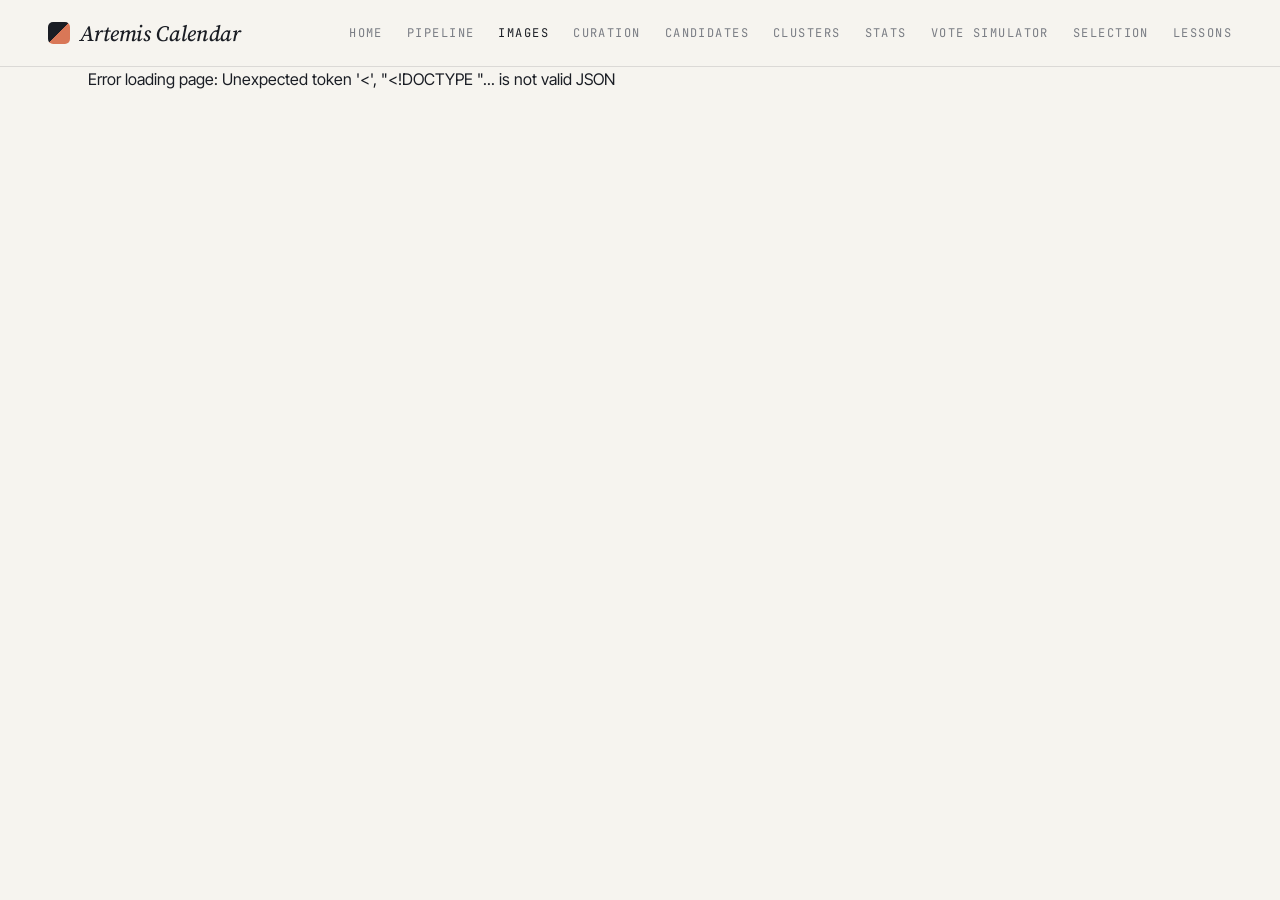
<file: src/artemis_calendar/web/static/index.html>
<!DOCTYPE html>
<html lang="en">
<head>
  <meta charset="UTF-8">
  <meta name="viewport" content="width=device-width, initial-scale=1.0">
  <title>Artemis — Data Science Case Study in Calendar Image Selection</title>
  <meta name="description" content="Artemis selects 13 calendar images from 12,217 mission photos using CLIP embeddings, statistical scoring, and multi-objective optimization. A data science case study.">
  <meta property="og:title" content="Artemis — Data Science Case Study in Calendar Image Selection">
  <meta property="og:description" content="Selecting 13 balanced calendar images from 12,217 Artemis II mission photographs using statistical modeling, visual clustering, and multi-objective scoring.">
  <meta property="og:type" content="website">
  <meta property="og:url" content="https://artemis.johnboen.com">
  <link rel="stylesheet" href="/static/css/tokens.css">
  <link rel="stylesheet" href="/static/css/system.css">
  <link rel="stylesheet" href="/static/css/app.css">
</head>
<body>
  <nav class="site-nav">
    <a href="#/" class="brand">
      <span class="mark"></span> Artemis Calendar
    </a>
    <div class="links">
      <a href="#/">Home</a>
      <a href="#/pipeline">Pipeline</a>
      <a href="#/images">Images</a>
      <a href="#/curation">Curation</a>
      <a href="#/candidates">Candidates</a>
      <a href="#/clusters">Clusters</a>
      <a href="#/stats">Stats</a>
      <a href="#/blend">Vote Simulator</a>
      <a href="#/selection">Selection</a>
      <a href="#/lessons">Lessons</a>
    </div>
  </nav>
  <main class="shell" id="app">
    <div class="loading">Artemis — Loading application...</div>
  </main>
  <noscript>
    <div style="padding:2rem;max-width:60ch;margin:auto">
      <h1>Artemis — Calendar Image Selection</h1>
      <p>A data science case study selecting 13 balanced calendar images from 12,217 Artemis II mission photographs using statistical modeling, visual clustering, and multi-objective scoring.</p>
      <p><a href="https://github.com/bonjohen/Artemis">View on GitHub</a></p>
    </div>
  </noscript>
  <script type="module" src="/static/js/app.js"></script>
</body>
</html>
</file>
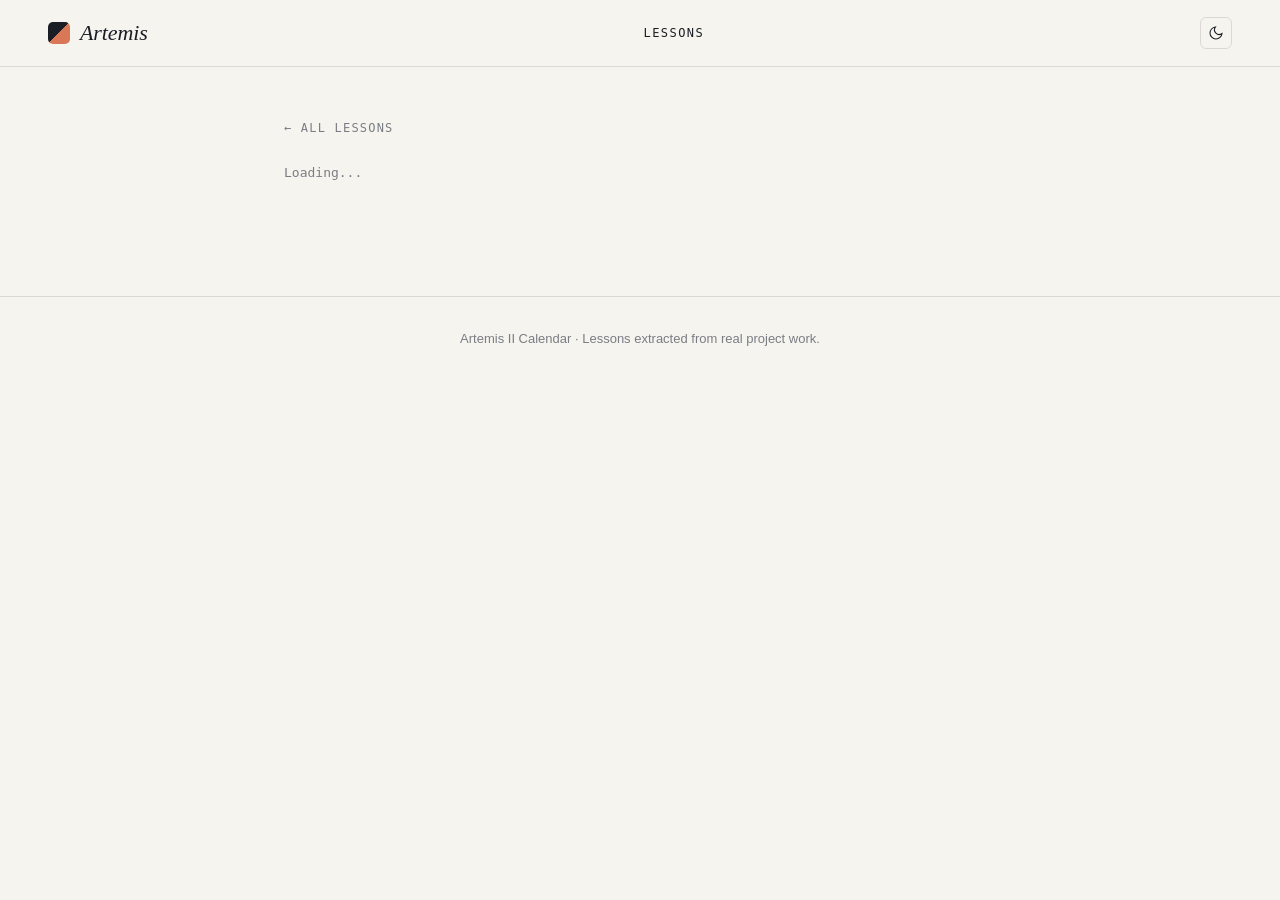
<file: docs/lessons/lesson.html>
<!DOCTYPE html>
<html lang="en">
<head>
<meta charset="UTF-8" />
<meta name="viewport" content="width=device-width, initial-scale=1.0" />
<meta http-equiv="Content-Security-Policy" content="default-src 'self'; script-src 'self' https://esm.sh; connect-src 'self' https://esm.sh; style-src 'self' 'unsafe-inline' https://fonts.googleapis.com; font-src 'self' https://fonts.gstatic.com; img-src 'self' data:;">
<title>Lesson — Artemis</title>
<link rel="icon" href="data:image/svg+xml,<svg xmlns='http://www.w3.org/2000/svg' viewBox='0 0 100 100'><rect width='100' height='100' rx='18' fill='%231A1D24'/><text x='50' y='72' font-size='58' font-family='Georgia' fill='%23D97757' text-anchor='middle' font-style='italic'>A</text></svg>" />
<link rel="stylesheet" href="system/tokens.css" />
<link rel="stylesheet" href="system/system.css" />
<style>
  .lesson-shell {
    max-width: 760px;
    margin: 0 auto;
    padding: var(--s-7) var(--s-5) var(--s-9);
  }

  .lesson-back {
    display: inline-flex;
    align-items: center;
    gap: 6px;
    font-family: var(--mono);
    font-size: 12px;
    letter-spacing: .1em;
    text-transform: uppercase;
    color: var(--atlas-muted);
    text-decoration: none;
    margin-bottom: var(--s-5);
  }
  .lesson-back:hover { color: var(--atlas-ink); }

  .lesson-content h1 {
    font-family: var(--serif);
    font-weight: 400;
    font-size: clamp(32px, 4vw, 48px);
    letter-spacing: -.02em;
    line-height: var(--lh-tight);
    margin: 0 0 var(--s-6);
    padding-bottom: var(--s-5);
    border-bottom: 1px solid var(--atlas-rule-soft);
  }

  .lesson-content h2 {
    font-family: var(--serif);
    font-style: italic;
    font-weight: 400;
    font-size: 24px;
    letter-spacing: -.01em;
    margin: var(--s-7) 0 var(--s-4);
    color: var(--atlas-ink);
  }

  .lesson-content h3 {
    font-family: var(--sans);
    font-weight: 600;
    font-size: 16px;
    margin: var(--s-5) 0 var(--s-3);
    color: var(--atlas-ink);
  }

  .lesson-content p {
    font-family: var(--serif);
    font-size: 17px;
    line-height: 1.7;
    color: var(--atlas-ink-2);
    margin: 0 0 var(--s-4);
  }

  .lesson-content ul, .lesson-content ol {
    font-family: var(--serif);
    font-size: 17px;
    line-height: 1.7;
    color: var(--atlas-ink-2);
    padding-left: 1.5em;
    margin: 0 0 var(--s-4);
  }
  .lesson-content li {
    margin-bottom: var(--s-3);
  }
  .lesson-content li strong {
    color: var(--atlas-ink);
  }

  .lesson-content code {
    font-family: var(--mono);
    font-size: 14px;
    background: var(--atlas-paper-2);
    padding: 2px 6px;
    border-radius: var(--r-sm);
    border: 1px solid var(--atlas-rule-soft);
  }

  .lesson-content pre {
    background: var(--atlas-paper-2);
    border: 1px solid var(--atlas-rule-soft);
    border-radius: var(--r-md);
    padding: var(--s-4);
    overflow-x: auto;
    margin: 0 0 var(--s-4);
  }
  .lesson-content pre code {
    background: none;
    border: none;
    padding: 0;
    font-size: 13px;
    line-height: 1.6;
  }

  .lesson-content table {
    width: 100%;
    border-collapse: collapse;
    margin: 0 0 var(--s-4);
    font-size: 14px;
  }
  .lesson-content th, .lesson-content td {
    text-align: left;
    padding: var(--s-2) var(--s-3);
    border-bottom: 1px solid var(--atlas-rule-soft);
  }
  .lesson-content th {
    font-family: var(--mono);
    font-size: 11px;
    letter-spacing: .1em;
    text-transform: uppercase;
    color: var(--atlas-muted);
    font-weight: 500;
  }
  .lesson-content td {
    font-family: var(--serif);
    color: var(--atlas-ink-2);
  }

  .lesson-content blockquote {
    border-left: 3px solid var(--atlas-accent);
    margin: 0 0 var(--s-4);
    padding: var(--s-3) var(--s-4);
    color: var(--atlas-ink-2);
    font-family: var(--serif);
    font-style: italic;
  }

  .lesson-content a {
    color: var(--atlas-accent);
    text-decoration: underline;
    text-underline-offset: 2px;
  }
  .lesson-content a:hover {
    color: var(--atlas-ink);
  }

  .lesson-content hr {
    border: none;
    border-top: 1px solid var(--atlas-rule-soft);
    margin: var(--s-6) 0;
  }

  .lesson-error {
    text-align: center;
    padding: var(--s-9) 0;
    color: var(--atlas-muted);
    font-family: var(--serif);
    font-size: 18px;
  }

  .nav-actions { display: flex; gap: 8px; align-items: center; }
  .theme-toggle {
    width: 32px; height: 32px;
    display: inline-flex; align-items: center; justify-content: center;
    background: transparent; color: var(--atlas-ink);
    border: 1px solid var(--atlas-rule-soft);
    border-radius: var(--r-sm);
    cursor: pointer;
  }
  .theme-toggle:hover { border-color: var(--atlas-ink); }
  .theme-toggle svg { width: 16px; height: 16px; }
</style>
</head>
<body>

<nav class="site-nav">
  <a href="lessons.html" class="brand"><span class="mark"></span> Artemis</a>
  <div class="links">
    <a href="lessons.html" aria-current="page">Lessons</a>
  </div>
  <div class="nav-actions">
    <button class="theme-toggle" id="theme-toggle" aria-label="Toggle theme" title="Toggle theme">
      <svg class="moon" viewBox="0 0 24 24" fill="none" stroke="currentColor" stroke-width="1.6"><path d="M21 12.8A9 9 0 1 1 11.2 3a7 7 0 0 0 9.8 9.8z"/></svg>
      <svg class="sun" viewBox="0 0 24 24" fill="none" stroke="currentColor" stroke-width="1.6"><circle cx="12" cy="12" r="4"/><path d="M12 2v2M12 20v2M2 12h2M20 12h2M4.9 4.9l1.4 1.4M17.7 17.7l1.4 1.4M4.9 19.1l1.4-1.4M17.7 6.3l1.4-1.4"/></svg>
    </button>
  </div>
</nav>

<main class="lesson-shell">
  <a href="lessons.html" class="lesson-back">&#8592; All Lessons</a>
  <article class="lesson-content" id="lesson-content">
    <p style="color:var(--atlas-muted);font-family:var(--mono);font-size:13px;">Loading...</p>
  </article>
</main>

<footer style="border-top:1px solid var(--atlas-rule-soft);padding:var(--s-6) var(--s-7);text-align:center;color:var(--atlas-muted);font-size:13px;">
  Artemis II Calendar &middot; Lessons extracted from real project work.
</footer>

<script type="module" src="system/lesson.js"></script>
</body>
</html>
</file>
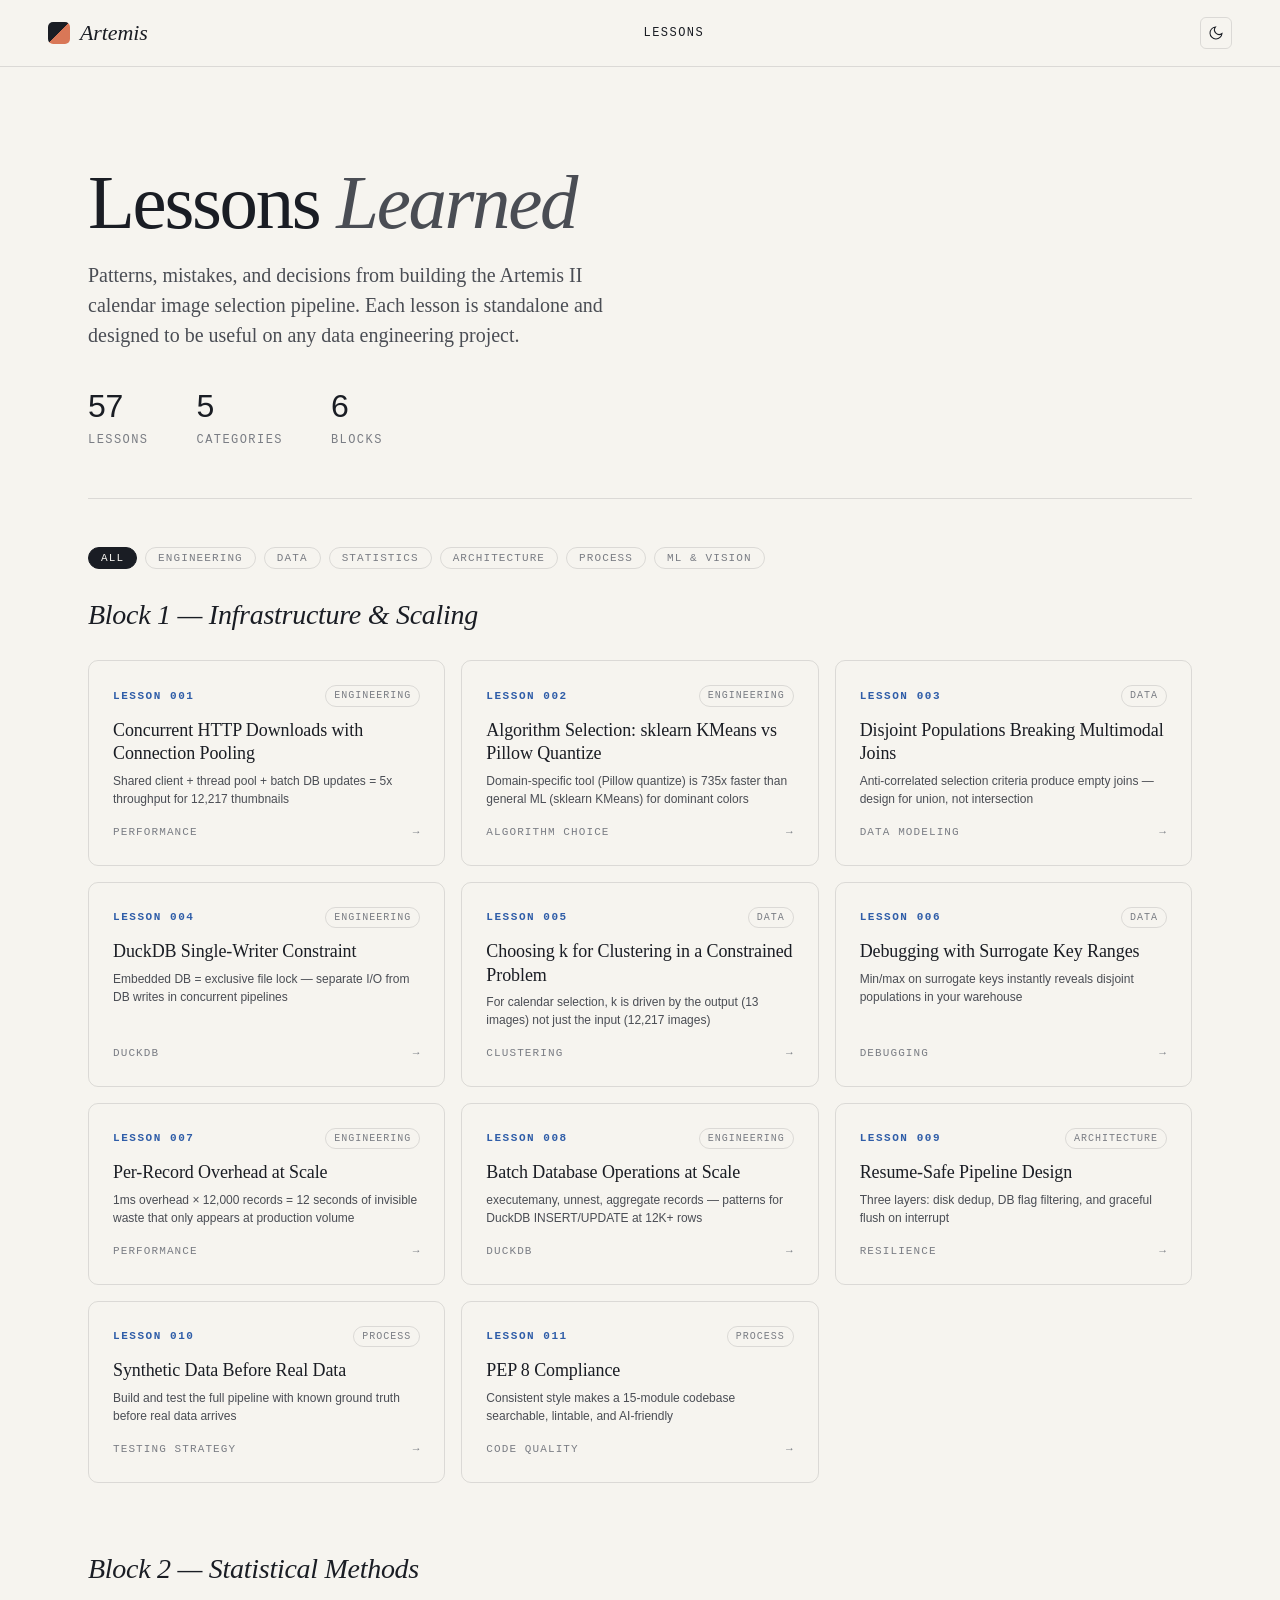
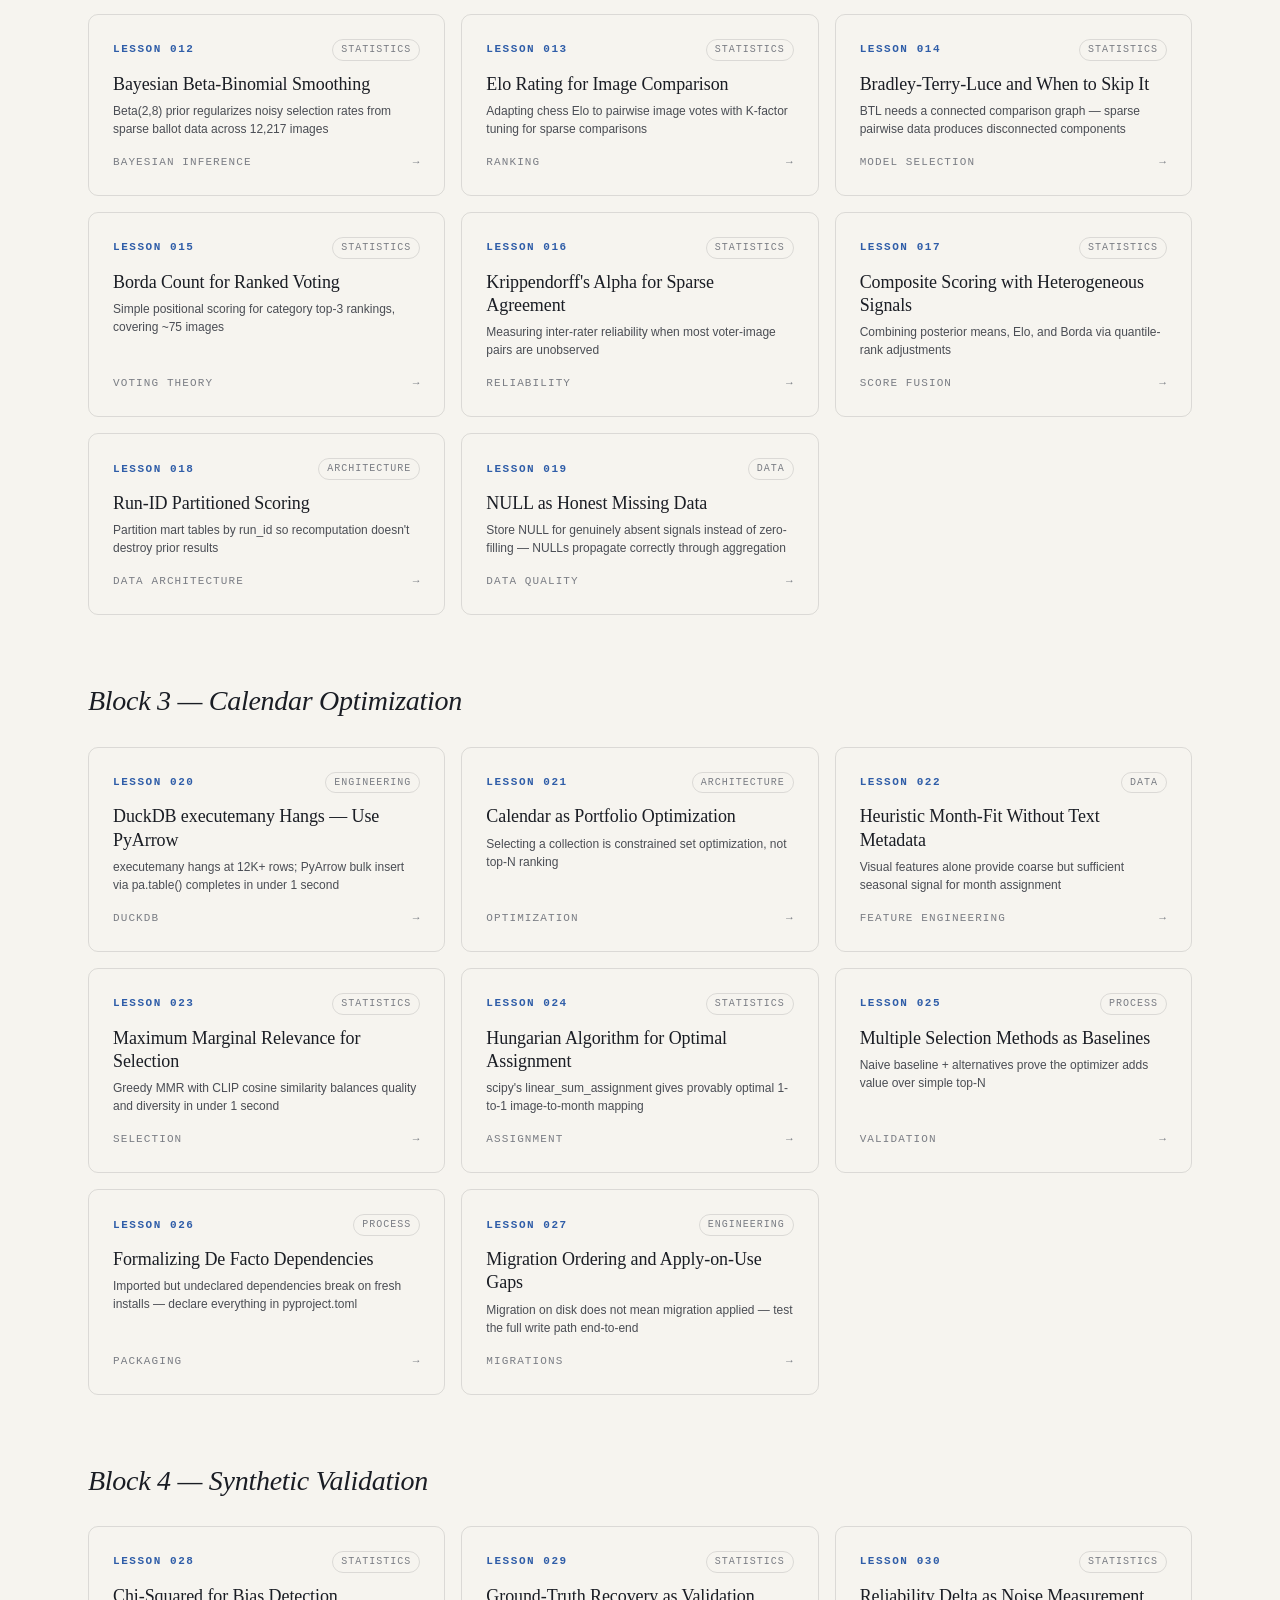
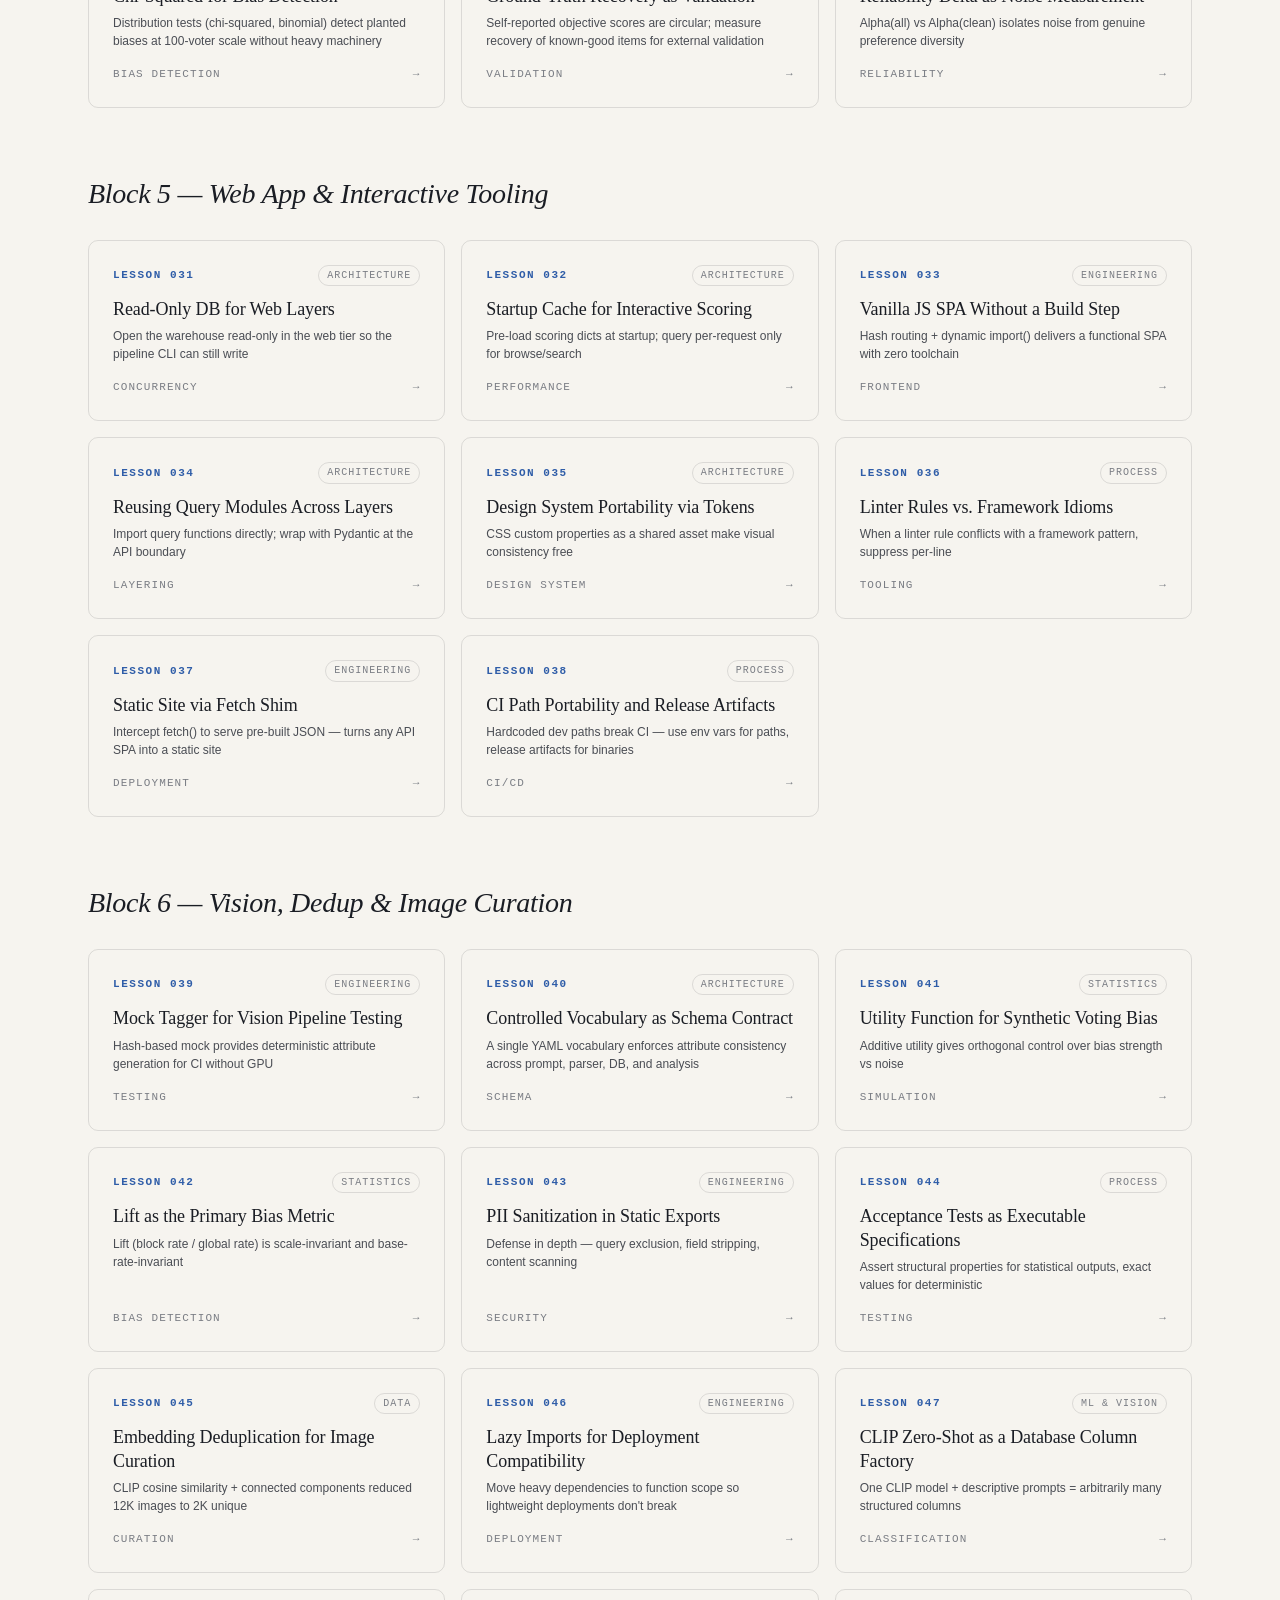
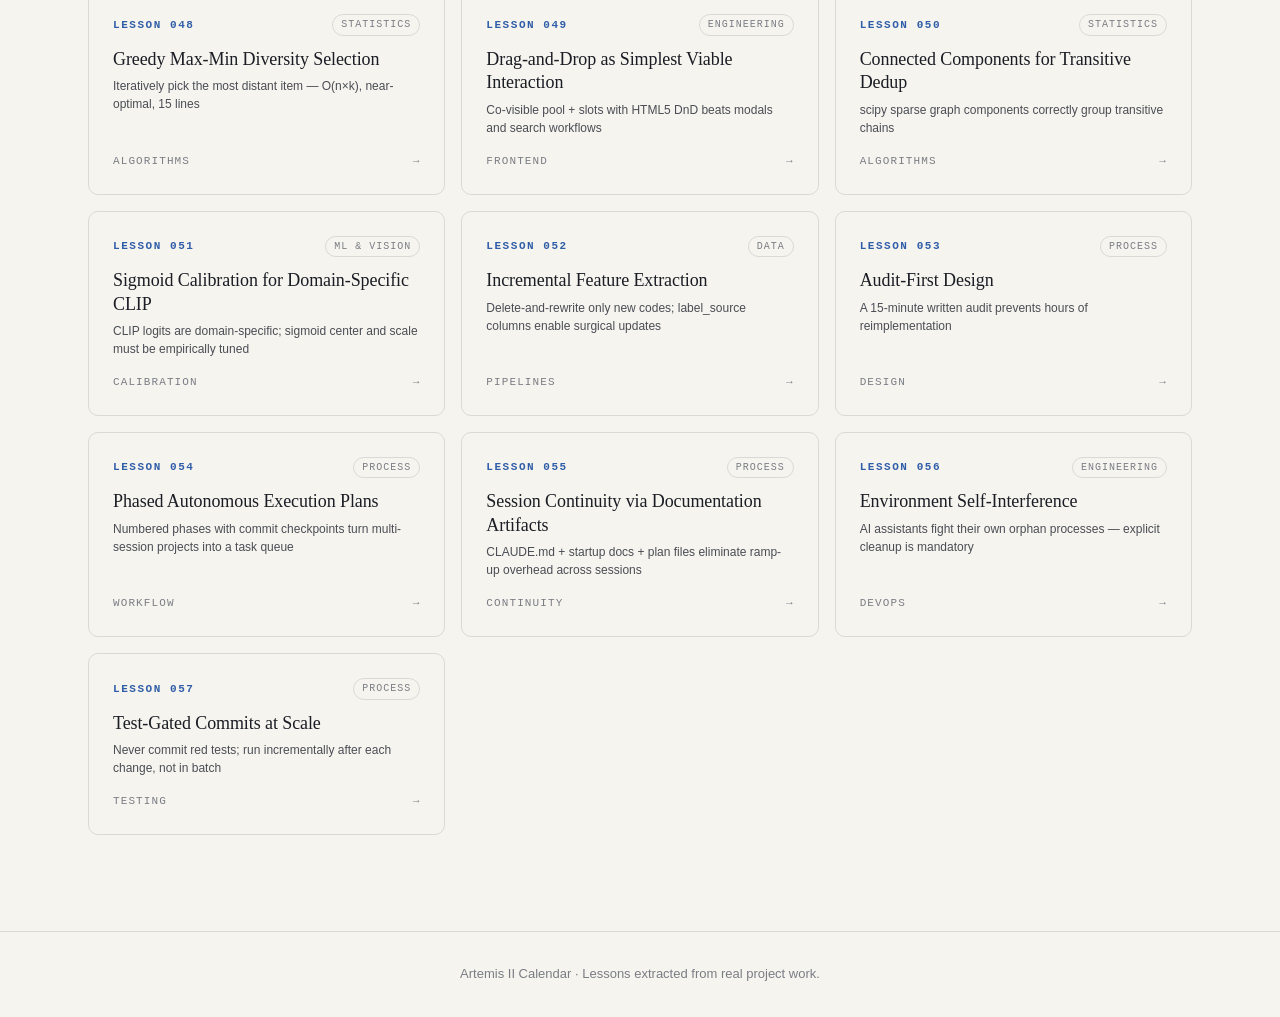
<file: docs/lessons/lessons.html>
<!DOCTYPE html>
<html lang="en">
<head>
<meta charset="UTF-8" />
<meta name="viewport" content="width=device-width, initial-scale=1.0" />
<meta http-equiv="Content-Security-Policy" content="default-src 'self'; script-src 'self' https://esm.sh; connect-src 'self' https://esm.sh; style-src 'self' 'unsafe-inline' https://fonts.googleapis.com; font-src 'self' https://fonts.gstatic.com; img-src 'self' data:;">
<title>Lessons Learned — Artemis</title>
<link rel="icon" href="data:image/svg+xml,<svg xmlns='http://www.w3.org/2000/svg' viewBox='0 0 100 100'><rect width='100' height='100' rx='18' fill='%231A1D24'/><text x='50' y='72' font-size='58' font-family='Georgia' fill='%23D97757' text-anchor='middle' font-style='italic'>A</text></svg>" />
<link rel="stylesheet" href="system/tokens.css" />
<link rel="stylesheet" href="system/system.css" />
<style>
  .hero {
    padding: var(--s-9) 0 var(--s-7);
    border-bottom: 1px solid var(--atlas-rule-soft);
  }
  .hero h1 {
    font-family: var(--serif);
    font-weight: 400;
    font-size: clamp(48px, 6vw, 84px);
    letter-spacing: -.03em;
    line-height: var(--lh-tight);
    margin: 0;
  }
  .hero h1 em {
    font-style: italic;
    font-weight: 300;
    color: var(--atlas-ink-2);
  }
  .hero .lede {
    margin-top: var(--s-4);
    font-family: var(--serif);
    font-size: 20px;
    line-height: 1.5;
    color: var(--atlas-ink-2);
    max-width: 56ch;
  }
  .hero-stats {
    display: flex;
    gap: var(--s-7);
    margin-top: var(--s-6);
  }
  .hero-stats .stat {
    font-family: var(--mono);
    font-size: 12px;
    letter-spacing: .12em;
    text-transform: uppercase;
    color: var(--atlas-muted);
  }
  .hero-stats .stat b {
    display: block;
    font-family: var(--sans);
    font-size: 32px;
    font-weight: 500;
    color: var(--atlas-ink);
    letter-spacing: -.01em;
    text-transform: none;
  }

  .lessons-section {
    padding: var(--s-7) 0 var(--s-9);
  }
  .lessons-section .section-head {
    display: flex;
    align-items: baseline;
    justify-content: space-between;
    margin-bottom: var(--s-5);
  }
  .lessons-section .section-head h2 {
    font-family: var(--serif);
    font-style: italic;
    font-weight: 400;
    font-size: 28px;
    letter-spacing: -.01em;
    margin: 0;
  }

  .lgrid {
    display: grid;
    grid-template-columns: repeat(auto-fill, minmax(320px, 1fr));
    gap: var(--s-4);
  }

  .lcard {
    display: flex;
    flex-direction: column;
    padding: var(--s-5);
    border: 1px solid var(--atlas-rule-soft);
    border-radius: var(--r-md);
    text-decoration: none;
    color: inherit;
    transition: background var(--t-fast) var(--ease), border-color var(--t-fast) var(--ease);
    cursor: pointer;
    min-height: 180px;
  }
  .lcard:hover {
    background: var(--atlas-paper-2);
    border-color: color-mix(in oklab, var(--atlas-ink) 20%, transparent);
  }

  .lcard-top {
    display: flex;
    align-items: center;
    justify-content: space-between;
    margin-bottom: var(--s-3);
  }
  .lcard .lnum {
    font-family: var(--mono);
    font-size: 11px;
    letter-spacing: .14em;
    text-transform: uppercase;
    color: var(--atlas-accent);
    font-weight: 600;
  }
  .lcard .lcategory {
    font-family: var(--mono);
    font-size: 10px;
    letter-spacing: .1em;
    text-transform: uppercase;
    color: var(--atlas-muted);
    padding: 2px 8px;
    border: 1px solid var(--atlas-rule-soft);
    border-radius: var(--r-pill);
  }
  .lcard .lname {
    font-family: var(--serif);
    font-size: 18px;
    font-weight: 500;
    line-height: 1.3;
    letter-spacing: -.005em;
    margin-bottom: 6px;
  }
  .lcard .ldesc {
    font-size: 12px;
    line-height: 1.5;
    color: var(--atlas-ink-2);
    flex: 1;
  }
  .lcard .lmeta {
    margin-top: var(--s-4);
    font-family: var(--mono);
    font-size: 11px;
    letter-spacing: .1em;
    text-transform: uppercase;
    color: var(--atlas-muted);
    display: flex;
    align-items: center;
    justify-content: space-between;
  }
  .lcard .lmeta .arrow {
    transition: transform var(--t-base) var(--ease);
  }
  .lcard:hover .lmeta .arrow {
    transform: translateX(4px);
  }

  .filter-bar {
    display: flex;
    gap: var(--s-2);
    margin-bottom: var(--s-5);
    flex-wrap: wrap;
  }
  .filter-btn {
    font-family: var(--mono);
    font-size: 11px;
    letter-spacing: .1em;
    text-transform: uppercase;
    color: var(--atlas-muted);
    background: transparent;
    border: 1px solid var(--atlas-rule-soft);
    border-radius: var(--r-pill);
    padding: 4px 12px;
    cursor: pointer;
    transition: all var(--t-fast) var(--ease);
  }
  .filter-btn:hover {
    border-color: var(--atlas-ink);
    color: var(--atlas-ink);
  }
  .filter-btn.active {
    background: var(--atlas-ink);
    color: var(--atlas-paper);
    border-color: var(--atlas-ink);
  }

  .nav-actions { display: flex; gap: 8px; align-items: center; }
  .theme-toggle {
    width: 32px; height: 32px;
    display: inline-flex; align-items: center; justify-content: center;
    background: transparent; color: var(--atlas-ink);
    border: 1px solid var(--atlas-rule-soft);
    border-radius: var(--r-sm);
    cursor: pointer;
  }
  .theme-toggle:hover { border-color: var(--atlas-ink); }
  .theme-toggle svg { width: 16px; height: 16px; }

  @media (max-width: 768px) {
    .hero-stats { gap: var(--s-5); }
    .hero-stats .stat b { font-size: 24px; }
  }
  @media (max-width: 480px) {
    .lgrid { grid-template-columns: 1fr; }
    .hero-stats { flex-wrap: wrap; gap: var(--s-4); }
  }
</style>
</head>
<body>

<nav class="site-nav">
  <a href="lessons.html" class="brand"><span class="mark"></span> Artemis</a>
  <div class="links">
    <a href="lessons.html" aria-current="page">Lessons</a>
  </div>
  <div class="nav-actions">
    <button class="theme-toggle" id="theme-toggle" aria-label="Toggle theme" title="Toggle theme">
      <svg class="moon" viewBox="0 0 24 24" fill="none" stroke="currentColor" stroke-width="1.6"><path d="M21 12.8A9 9 0 1 1 11.2 3a7 7 0 0 0 9.8 9.8z"/></svg>
      <svg class="sun" viewBox="0 0 24 24" fill="none" stroke="currentColor" stroke-width="1.6"><circle cx="12" cy="12" r="4"/><path d="M12 2v2M12 20v2M2 12h2M20 12h2M4.9 4.9l1.4 1.4M17.7 17.7l1.4 1.4M4.9 19.1l1.4-1.4M17.7 6.3l1.4-1.4"/></svg>
    </button>
  </div>
</nav>

<main class="shell">
  <header class="hero">
    <h1>Lessons <em>Learned</em></h1>
    <p class="lede">Patterns, mistakes, and decisions from building the Artemis II calendar image selection pipeline. Each lesson is standalone and designed to be useful on any data engineering project.</p>
    <div class="hero-stats">
      <div class="stat"><b>57</b>Lessons</div>
      <div class="stat"><b>5</b>Categories</div>
      <div class="stat"><b>6</b>Blocks</div>
    </div>
  </header>

  <section class="lessons-section">
    <div class="filter-bar">
      <button class="filter-btn active" data-cat="all">All</button>
      <button class="filter-btn" data-cat="eng">Engineering</button>
      <button class="filter-btn" data-cat="data">Data</button>
      <button class="filter-btn" data-cat="stats">Statistics</button>
      <button class="filter-btn" data-cat="arch">Architecture</button>
      <button class="filter-btn" data-cat="process">Process</button>
      <button class="filter-btn" data-cat="ml">ML &amp; Vision</button>
    </div>

    <div class="section-head">
      <h2>Block 1 &mdash; Infrastructure &amp; Scaling</h2>
    </div>

    <div class="lgrid">

      <a href="lesson.html?lesson=block1/concurrent_http_downloads" class="lcard" data-cat="eng">
        <div class="lcard-top">
          <span class="lnum">Lesson 001</span>
          <span class="lcategory">Engineering</span>
        </div>
        <div class="lname">Concurrent HTTP Downloads with Connection Pooling</div>
        <div class="ldesc">Shared client + thread pool + batch DB updates = 5x throughput for 12,217 thumbnails</div>
        <div class="lmeta"><span>Performance</span><span class="arrow">&#8594;</span></div>
      </a>

      <a href="lesson.html?lesson=block1/algorithm_selection_dominant_colors" class="lcard" data-cat="eng">
        <div class="lcard-top">
          <span class="lnum">Lesson 002</span>
          <span class="lcategory">Engineering</span>
        </div>
        <div class="lname">Algorithm Selection: sklearn KMeans vs Pillow Quantize</div>
        <div class="ldesc">Domain-specific tool (Pillow quantize) is 735x faster than general ML (sklearn KMeans) for dominant colors</div>
        <div class="lmeta"><span>Algorithm choice</span><span class="arrow">&#8594;</span></div>
      </a>

      <a href="lesson.html?lesson=block1/disjoint_populations_multimodal" class="lcard" data-cat="data">
        <div class="lcard-top">
          <span class="lnum">Lesson 003</span>
          <span class="lcategory">Data</span>
        </div>
        <div class="lname">Disjoint Populations Breaking Multimodal Joins</div>
        <div class="ldesc">Anti-correlated selection criteria produce empty joins &mdash; design for union, not intersection</div>
        <div class="lmeta"><span>Data modeling</span><span class="arrow">&#8594;</span></div>
      </a>

      <a href="lesson.html?lesson=block1/duckdb_single_writer_constraint" class="lcard" data-cat="eng">
        <div class="lcard-top">
          <span class="lnum">Lesson 004</span>
          <span class="lcategory">Engineering</span>
        </div>
        <div class="lname">DuckDB Single-Writer Constraint</div>
        <div class="ldesc">Embedded DB = exclusive file lock &mdash; separate I/O from DB writes in concurrent pipelines</div>
        <div class="lmeta"><span>DuckDB</span><span class="arrow">&#8594;</span></div>
      </a>

      <a href="lesson.html?lesson=block1/choosing_k_for_clustering" class="lcard" data-cat="data">
        <div class="lcard-top">
          <span class="lnum">Lesson 005</span>
          <span class="lcategory">Data</span>
        </div>
        <div class="lname">Choosing k for Clustering in a Constrained Problem</div>
        <div class="ldesc">For calendar selection, k is driven by the output (13 images) not just the input (12,217 images)</div>
        <div class="lmeta"><span>Clustering</span><span class="arrow">&#8594;</span></div>
      </a>

      <a href="lesson.html?lesson=block1/surrogate_key_range_debugging" class="lcard" data-cat="data">
        <div class="lcard-top">
          <span class="lnum">Lesson 006</span>
          <span class="lcategory">Data</span>
        </div>
        <div class="lname">Debugging with Surrogate Key Ranges</div>
        <div class="ldesc">Min/max on surrogate keys instantly reveals disjoint populations in your warehouse</div>
        <div class="lmeta"><span>Debugging</span><span class="arrow">&#8594;</span></div>
      </a>

      <a href="lesson.html?lesson=block1/per_record_overhead_at_scale" class="lcard" data-cat="eng">
        <div class="lcard-top">
          <span class="lnum">Lesson 007</span>
          <span class="lcategory">Engineering</span>
        </div>
        <div class="lname">Per-Record Overhead at Scale</div>
        <div class="ldesc">1ms overhead &times; 12,000 records = 12 seconds of invisible waste that only appears at production volume</div>
        <div class="lmeta"><span>Performance</span><span class="arrow">&#8594;</span></div>
      </a>

      <a href="lesson.html?lesson=block1/batch_db_operations" class="lcard" data-cat="eng">
        <div class="lcard-top">
          <span class="lnum">Lesson 008</span>
          <span class="lcategory">Engineering</span>
        </div>
        <div class="lname">Batch Database Operations at Scale</div>
        <div class="ldesc">executemany, unnest, aggregate records &mdash; patterns for DuckDB INSERT/UPDATE at 12K+ rows</div>
        <div class="lmeta"><span>DuckDB</span><span class="arrow">&#8594;</span></div>
      </a>

      <a href="lesson.html?lesson=block1/resume_safe_pipeline_design" class="lcard" data-cat="arch">
        <div class="lcard-top">
          <span class="lnum">Lesson 009</span>
          <span class="lcategory">Architecture</span>
        </div>
        <div class="lname">Resume-Safe Pipeline Design</div>
        <div class="ldesc">Three layers: disk dedup, DB flag filtering, and graceful flush on interrupt</div>
        <div class="lmeta"><span>Resilience</span><span class="arrow">&#8594;</span></div>
      </a>

      <a href="lesson.html?lesson=block1/synthetic_data_before_real_data" class="lcard" data-cat="process">
        <div class="lcard-top">
          <span class="lnum">Lesson 010</span>
          <span class="lcategory">Process</span>
        </div>
        <div class="lname">Synthetic Data Before Real Data</div>
        <div class="ldesc">Build and test the full pipeline with known ground truth before real data arrives</div>
        <div class="lmeta"><span>Testing strategy</span><span class="arrow">&#8594;</span></div>
      </a>

      <a href="lesson.html?lesson=block1/11-pep-8-compliance" class="lcard" data-cat="process">
        <div class="lcard-top">
          <span class="lnum">Lesson 011</span>
          <span class="lcategory">Process</span>
        </div>
        <div class="lname">PEP 8 Compliance</div>
        <div class="ldesc">Consistent style makes a 15-module codebase searchable, lintable, and AI-friendly</div>
        <div class="lmeta"><span>Code quality</span><span class="arrow">&#8594;</span></div>
      </a>

    </div>

    <div class="section-head" style="margin-top: var(--s-8);">
      <h2>Block 2 &mdash; Statistical Methods</h2>
    </div>

    <div class="lgrid">

      <a href="lesson.html?lesson=block2/012_bayesian_beta_binomial_smoothing" class="lcard" data-cat="stats">
        <div class="lcard-top">
          <span class="lnum">Lesson 012</span>
          <span class="lcategory">Statistics</span>
        </div>
        <div class="lname">Bayesian Beta-Binomial Smoothing</div>
        <div class="ldesc">Beta(2,8) prior regularizes noisy selection rates from sparse ballot data across 12,217 images</div>
        <div class="lmeta"><span>Bayesian inference</span><span class="arrow">&#8594;</span></div>
      </a>

      <a href="lesson.html?lesson=block2/013_elo_rating_for_image_comparison" class="lcard" data-cat="stats">
        <div class="lcard-top">
          <span class="lnum">Lesson 013</span>
          <span class="lcategory">Statistics</span>
        </div>
        <div class="lname">Elo Rating for Image Comparison</div>
        <div class="ldesc">Adapting chess Elo to pairwise image votes with K-factor tuning for sparse comparisons</div>
        <div class="lmeta"><span>Ranking</span><span class="arrow">&#8594;</span></div>
      </a>

      <a href="lesson.html?lesson=block2/014_bradley_terry_luce_and_when_to_skip_it" class="lcard" data-cat="stats">
        <div class="lcard-top">
          <span class="lnum">Lesson 014</span>
          <span class="lcategory">Statistics</span>
        </div>
        <div class="lname">Bradley-Terry-Luce and When to Skip It</div>
        <div class="ldesc">BTL needs a connected comparison graph &mdash; sparse pairwise data produces disconnected components</div>
        <div class="lmeta"><span>Model selection</span><span class="arrow">&#8594;</span></div>
      </a>

      <a href="lesson.html?lesson=block2/015_borda_count_for_ranked_voting" class="lcard" data-cat="stats">
        <div class="lcard-top">
          <span class="lnum">Lesson 015</span>
          <span class="lcategory">Statistics</span>
        </div>
        <div class="lname">Borda Count for Ranked Voting</div>
        <div class="ldesc">Simple positional scoring for category top-3 rankings, covering ~75 images</div>
        <div class="lmeta"><span>Voting theory</span><span class="arrow">&#8594;</span></div>
      </a>

      <a href="lesson.html?lesson=block2/016_krippendorffs_alpha_for_sparse_agreement" class="lcard" data-cat="stats">
        <div class="lcard-top">
          <span class="lnum">Lesson 016</span>
          <span class="lcategory">Statistics</span>
        </div>
        <div class="lname">Krippendorff's Alpha for Sparse Agreement</div>
        <div class="ldesc">Measuring inter-rater reliability when most voter-image pairs are unobserved</div>
        <div class="lmeta"><span>Reliability</span><span class="arrow">&#8594;</span></div>
      </a>

      <a href="lesson.html?lesson=block2/017_composite_scoring_with_heterogeneous_signals" class="lcard" data-cat="stats">
        <div class="lcard-top">
          <span class="lnum">Lesson 017</span>
          <span class="lcategory">Statistics</span>
        </div>
        <div class="lname">Composite Scoring with Heterogeneous Signals</div>
        <div class="ldesc">Combining posterior means, Elo, and Borda via quantile-rank adjustments</div>
        <div class="lmeta"><span>Score fusion</span><span class="arrow">&#8594;</span></div>
      </a>

      <a href="lesson.html?lesson=block2/018_run_id_partitioned_scoring" class="lcard" data-cat="arch">
        <div class="lcard-top">
          <span class="lnum">Lesson 018</span>
          <span class="lcategory">Architecture</span>
        </div>
        <div class="lname">Run-ID Partitioned Scoring</div>
        <div class="ldesc">Partition mart tables by run_id so recomputation doesn't destroy prior results</div>
        <div class="lmeta"><span>Data architecture</span><span class="arrow">&#8594;</span></div>
      </a>

      <a href="lesson.html?lesson=block2/019_null_as_honest_missing_data" class="lcard" data-cat="data">
        <div class="lcard-top">
          <span class="lnum">Lesson 019</span>
          <span class="lcategory">Data</span>
        </div>
        <div class="lname">NULL as Honest Missing Data</div>
        <div class="ldesc">Store NULL for genuinely absent signals instead of zero-filling &mdash; NULLs propagate correctly through aggregation</div>
        <div class="lmeta"><span>Data quality</span><span class="arrow">&#8594;</span></div>
      </a>

    </div>

    <div class="section-head" style="margin-top: var(--s-8);">
      <h2>Block 3 &mdash; Calendar Optimization</h2>
    </div>

    <div class="lgrid">

      <a href="lesson.html?lesson=block3/020_duckdb_executemany_hangs_use_pyarrow" class="lcard" data-cat="eng">
        <div class="lcard-top">
          <span class="lnum">Lesson 020</span>
          <span class="lcategory">Engineering</span>
        </div>
        <div class="lname">DuckDB executemany Hangs &mdash; Use PyArrow</div>
        <div class="ldesc">executemany hangs at 12K+ rows; PyArrow bulk insert via pa.table() completes in under 1 second</div>
        <div class="lmeta"><span>DuckDB</span><span class="arrow">&#8594;</span></div>
      </a>

      <a href="lesson.html?lesson=block3/021_calendar_as_portfolio_optimization" class="lcard" data-cat="arch">
        <div class="lcard-top">
          <span class="lnum">Lesson 021</span>
          <span class="lcategory">Architecture</span>
        </div>
        <div class="lname">Calendar as Portfolio Optimization</div>
        <div class="ldesc">Selecting a collection is constrained set optimization, not top-N ranking</div>
        <div class="lmeta"><span>Optimization</span><span class="arrow">&#8594;</span></div>
      </a>

      <a href="lesson.html?lesson=block3/022_heuristic_month_fit_without_text" class="lcard" data-cat="data">
        <div class="lcard-top">
          <span class="lnum">Lesson 022</span>
          <span class="lcategory">Data</span>
        </div>
        <div class="lname">Heuristic Month-Fit Without Text Metadata</div>
        <div class="ldesc">Visual features alone provide coarse but sufficient seasonal signal for month assignment</div>
        <div class="lmeta"><span>Feature engineering</span><span class="arrow">&#8594;</span></div>
      </a>

      <a href="lesson.html?lesson=block3/023_maximum_marginal_relevance_for_selection" class="lcard" data-cat="stats">
        <div class="lcard-top">
          <span class="lnum">Lesson 023</span>
          <span class="lcategory">Statistics</span>
        </div>
        <div class="lname">Maximum Marginal Relevance for Selection</div>
        <div class="ldesc">Greedy MMR with CLIP cosine similarity balances quality and diversity in under 1 second</div>
        <div class="lmeta"><span>Selection</span><span class="arrow">&#8594;</span></div>
      </a>

      <a href="lesson.html?lesson=block3/024_hungarian_algorithm_for_optimal_assignment" class="lcard" data-cat="stats">
        <div class="lcard-top">
          <span class="lnum">Lesson 024</span>
          <span class="lcategory">Statistics</span>
        </div>
        <div class="lname">Hungarian Algorithm for Optimal Assignment</div>
        <div class="ldesc">scipy's linear_sum_assignment gives provably optimal 1-to-1 image-to-month mapping</div>
        <div class="lmeta"><span>Assignment</span><span class="arrow">&#8594;</span></div>
      </a>

      <a href="lesson.html?lesson=block3/025_multiple_selection_methods_as_baselines" class="lcard" data-cat="process">
        <div class="lcard-top">
          <span class="lnum">Lesson 025</span>
          <span class="lcategory">Process</span>
        </div>
        <div class="lname">Multiple Selection Methods as Baselines</div>
        <div class="ldesc">Naive baseline + alternatives prove the optimizer adds value over simple top-N</div>
        <div class="lmeta"><span>Validation</span><span class="arrow">&#8594;</span></div>
      </a>

      <a href="lesson.html?lesson=block3/026_formalizing_de_facto_dependencies" class="lcard" data-cat="process">
        <div class="lcard-top">
          <span class="lnum">Lesson 026</span>
          <span class="lcategory">Process</span>
        </div>
        <div class="lname">Formalizing De Facto Dependencies</div>
        <div class="ldesc">Imported but undeclared dependencies break on fresh installs &mdash; declare everything in pyproject.toml</div>
        <div class="lmeta"><span>Packaging</span><span class="arrow">&#8594;</span></div>
      </a>

      <a href="lesson.html?lesson=block3/027_migration_ordering_and_apply_on_use" class="lcard" data-cat="eng">
        <div class="lcard-top">
          <span class="lnum">Lesson 027</span>
          <span class="lcategory">Engineering</span>
        </div>
        <div class="lname">Migration Ordering and Apply-on-Use Gaps</div>
        <div class="ldesc">Migration on disk does not mean migration applied &mdash; test the full write path end-to-end</div>
        <div class="lmeta"><span>Migrations</span><span class="arrow">&#8594;</span></div>
      </a>

    </div>

    <div class="section-head" style="margin-top: var(--s-8);">
      <h2>Block 4 &mdash; Synthetic Validation</h2>
    </div>

    <div class="lgrid">

      <a href="lesson.html?lesson=block4/028_chi_squared_for_bias_detection" class="lcard" data-cat="stats">
        <div class="lcard-top">
          <span class="lnum">Lesson 028</span>
          <span class="lcategory">Statistics</span>
        </div>
        <div class="lname">Chi-Squared for Bias Detection</div>
        <div class="ldesc">Distribution tests (chi-squared, binomial) detect planted biases at 100-voter scale without heavy machinery</div>
        <div class="lmeta"><span>Bias detection</span><span class="arrow">&#8594;</span></div>
      </a>

      <a href="lesson.html?lesson=block4/029_ground_truth_recovery_as_validation" class="lcard" data-cat="stats">
        <div class="lcard-top">
          <span class="lnum">Lesson 029</span>
          <span class="lcategory">Statistics</span>
        </div>
        <div class="lname">Ground-Truth Recovery as Validation</div>
        <div class="ldesc">Self-reported objective scores are circular; measure recovery of known-good items for external validation</div>
        <div class="lmeta"><span>Validation</span><span class="arrow">&#8594;</span></div>
      </a>

      <a href="lesson.html?lesson=block4/030_reliability_delta_as_noise_measurement" class="lcard" data-cat="stats">
        <div class="lcard-top">
          <span class="lnum">Lesson 030</span>
          <span class="lcategory">Statistics</span>
        </div>
        <div class="lname">Reliability Delta as Noise Measurement</div>
        <div class="ldesc">Alpha(all) vs Alpha(clean) isolates noise from genuine preference diversity</div>
        <div class="lmeta"><span>Reliability</span><span class="arrow">&#8594;</span></div>
      </a>

    </div>

    <div class="section-head" style="margin-top: var(--s-8);">
      <h2>Block 5 &mdash; Web App &amp; Interactive Tooling</h2>
    </div>

    <div class="lgrid">

      <a href="lesson.html?lesson=block5/031_read_only_db_for_web_layers" class="lcard" data-cat="arch">
        <div class="lcard-top"><span class="lnum">Lesson 031</span><span class="lcategory">Architecture</span></div>
        <div class="lname">Read-Only DB for Web Layers</div>
        <div class="ldesc">Open the warehouse read-only in the web tier so the pipeline CLI can still write</div>
        <div class="lmeta"><span>Concurrency</span><span class="arrow">&#8594;</span></div>
      </a>

      <a href="lesson.html?lesson=block5/032_startup_cache_for_interactive_scoring" class="lcard" data-cat="arch">
        <div class="lcard-top"><span class="lnum">Lesson 032</span><span class="lcategory">Architecture</span></div>
        <div class="lname">Startup Cache for Interactive Scoring</div>
        <div class="ldesc">Pre-load scoring dicts at startup; query per-request only for browse/search</div>
        <div class="lmeta"><span>Performance</span><span class="arrow">&#8594;</span></div>
      </a>

      <a href="lesson.html?lesson=block5/033_vanilla_js_spa_no_build_step" class="lcard" data-cat="eng">
        <div class="lcard-top"><span class="lnum">Lesson 033</span><span class="lcategory">Engineering</span></div>
        <div class="lname">Vanilla JS SPA Without a Build Step</div>
        <div class="ldesc">Hash routing + dynamic import() delivers a functional SPA with zero toolchain</div>
        <div class="lmeta"><span>Frontend</span><span class="arrow">&#8594;</span></div>
      </a>

      <a href="lesson.html?lesson=block5/034_reusing_query_modules_across_layers" class="lcard" data-cat="arch">
        <div class="lcard-top"><span class="lnum">Lesson 034</span><span class="lcategory">Architecture</span></div>
        <div class="lname">Reusing Query Modules Across Layers</div>
        <div class="ldesc">Import query functions directly; wrap with Pydantic at the API boundary</div>
        <div class="lmeta"><span>Layering</span><span class="arrow">&#8594;</span></div>
      </a>

      <a href="lesson.html?lesson=block5/035_design_system_portability_via_tokens" class="lcard" data-cat="arch">
        <div class="lcard-top"><span class="lnum">Lesson 035</span><span class="lcategory">Architecture</span></div>
        <div class="lname">Design System Portability via Tokens</div>
        <div class="ldesc">CSS custom properties as a shared asset make visual consistency free</div>
        <div class="lmeta"><span>Design system</span><span class="arrow">&#8594;</span></div>
      </a>

      <a href="lesson.html?lesson=block5/036_linter_rules_vs_framework_idioms" class="lcard" data-cat="process">
        <div class="lcard-top"><span class="lnum">Lesson 036</span><span class="lcategory">Process</span></div>
        <div class="lname">Linter Rules vs. Framework Idioms</div>
        <div class="ldesc">When a linter rule conflicts with a framework pattern, suppress per-line</div>
        <div class="lmeta"><span>Tooling</span><span class="arrow">&#8594;</span></div>
      </a>

      <a href="lesson.html?lesson=block5/037_static_site_via_fetch_shim" class="lcard" data-cat="eng">
        <div class="lcard-top"><span class="lnum">Lesson 037</span><span class="lcategory">Engineering</span></div>
        <div class="lname">Static Site via Fetch Shim</div>
        <div class="ldesc">Intercept fetch() to serve pre-built JSON &mdash; turns any API SPA into a static site</div>
        <div class="lmeta"><span>Deployment</span><span class="arrow">&#8594;</span></div>
      </a>

      <a href="lesson.html?lesson=block5/038_ci_path_portability_and_release_artifacts" class="lcard" data-cat="process">
        <div class="lcard-top"><span class="lnum">Lesson 038</span><span class="lcategory">Process</span></div>
        <div class="lname">CI Path Portability and Release Artifacts</div>
        <div class="ldesc">Hardcoded dev paths break CI &mdash; use env vars for paths, release artifacts for binaries</div>
        <div class="lmeta"><span>CI/CD</span><span class="arrow">&#8594;</span></div>
      </a>

    </div>

    <div class="section-head" style="margin-top: var(--s-8);">
      <h2>Block 6 &mdash; Vision, Dedup &amp; Image Curation</h2>
    </div>

    <div class="lgrid">

      <a href="lesson.html?lesson=block6/039_mock_tagger_for_vision_pipeline_testing" class="lcard" data-cat="eng">
        <div class="lcard-top"><span class="lnum">Lesson 039</span><span class="lcategory">Engineering</span></div>
        <div class="lname">Mock Tagger for Vision Pipeline Testing</div>
        <div class="ldesc">Hash-based mock provides deterministic attribute generation for CI without GPU</div>
        <div class="lmeta"><span>Testing</span><span class="arrow">&#8594;</span></div>
      </a>

      <a href="lesson.html?lesson=block6/040_controlled_vocabulary_as_schema_contract" class="lcard" data-cat="arch">
        <div class="lcard-top"><span class="lnum">Lesson 040</span><span class="lcategory">Architecture</span></div>
        <div class="lname">Controlled Vocabulary as Schema Contract</div>
        <div class="ldesc">A single YAML vocabulary enforces attribute consistency across prompt, parser, DB, and analysis</div>
        <div class="lmeta"><span>Schema</span><span class="arrow">&#8594;</span></div>
      </a>

      <a href="lesson.html?lesson=block6/041_utility_function_for_synthetic_voting_bias" class="lcard" data-cat="stats">
        <div class="lcard-top"><span class="lnum">Lesson 041</span><span class="lcategory">Statistics</span></div>
        <div class="lname">Utility Function for Synthetic Voting Bias</div>
        <div class="ldesc">Additive utility gives orthogonal control over bias strength vs noise</div>
        <div class="lmeta"><span>Simulation</span><span class="arrow">&#8594;</span></div>
      </a>

      <a href="lesson.html?lesson=block6/042_lift_as_primary_bias_metric" class="lcard" data-cat="stats">
        <div class="lcard-top"><span class="lnum">Lesson 042</span><span class="lcategory">Statistics</span></div>
        <div class="lname">Lift as the Primary Bias Metric</div>
        <div class="ldesc">Lift (block rate / global rate) is scale-invariant and base-rate-invariant</div>
        <div class="lmeta"><span>Bias detection</span><span class="arrow">&#8594;</span></div>
      </a>

      <a href="lesson.html?lesson=block6/043_pii_sanitization_in_static_exports" class="lcard" data-cat="eng">
        <div class="lcard-top"><span class="lnum">Lesson 043</span><span class="lcategory">Engineering</span></div>
        <div class="lname">PII Sanitization in Static Exports</div>
        <div class="ldesc">Defense in depth &mdash; query exclusion, field stripping, content scanning</div>
        <div class="lmeta"><span>Security</span><span class="arrow">&#8594;</span></div>
      </a>

      <a href="lesson.html?lesson=block6/044_acceptance_tests_as_executable_specifications" class="lcard" data-cat="process">
        <div class="lcard-top"><span class="lnum">Lesson 044</span><span class="lcategory">Process</span></div>
        <div class="lname">Acceptance Tests as Executable Specifications</div>
        <div class="ldesc">Assert structural properties for statistical outputs, exact values for deterministic</div>
        <div class="lmeta"><span>Testing</span><span class="arrow">&#8594;</span></div>
      </a>

      <a href="lesson.html?lesson=block6/045_embedding_deduplication_for_image_curation" class="lcard" data-cat="data">
        <div class="lcard-top"><span class="lnum">Lesson 045</span><span class="lcategory">Data</span></div>
        <div class="lname">Embedding Deduplication for Image Curation</div>
        <div class="ldesc">CLIP cosine similarity + connected components reduced 12K images to 2K unique</div>
        <div class="lmeta"><span>Curation</span><span class="arrow">&#8594;</span></div>
      </a>

      <a href="lesson.html?lesson=block6/046_lazy_imports_for_deployment_compatibility" class="lcard" data-cat="eng">
        <div class="lcard-top"><span class="lnum">Lesson 046</span><span class="lcategory">Engineering</span></div>
        <div class="lname">Lazy Imports for Deployment Compatibility</div>
        <div class="ldesc">Move heavy dependencies to function scope so lightweight deployments don't break</div>
        <div class="lmeta"><span>Deployment</span><span class="arrow">&#8594;</span></div>
      </a>

      <a href="lesson.html?lesson=block6/047_clip_zero_shot_as_database_column_factory" class="lcard" data-cat="ml">
        <div class="lcard-top"><span class="lnum">Lesson 047</span><span class="lcategory">ML &amp; Vision</span></div>
        <div class="lname">CLIP Zero-Shot as a Database Column Factory</div>
        <div class="ldesc">One CLIP model + descriptive prompts = arbitrarily many structured columns</div>
        <div class="lmeta"><span>Classification</span><span class="arrow">&#8594;</span></div>
      </a>

      <a href="lesson.html?lesson=block6/048_greedy_max_min_diversity_selection" class="lcard" data-cat="stats">
        <div class="lcard-top"><span class="lnum">Lesson 048</span><span class="lcategory">Statistics</span></div>
        <div class="lname">Greedy Max-Min Diversity Selection</div>
        <div class="ldesc">Iteratively pick the most distant item &mdash; O(n&times;k), near-optimal, 15 lines</div>
        <div class="lmeta"><span>Algorithms</span><span class="arrow">&#8594;</span></div>
      </a>

      <a href="lesson.html?lesson=block6/049_drag_and_drop_as_simplest_viable_interaction" class="lcard" data-cat="eng">
        <div class="lcard-top"><span class="lnum">Lesson 049</span><span class="lcategory">Engineering</span></div>
        <div class="lname">Drag-and-Drop as Simplest Viable Interaction</div>
        <div class="ldesc">Co-visible pool + slots with HTML5 DnD beats modals and search workflows</div>
        <div class="lmeta"><span>Frontend</span><span class="arrow">&#8594;</span></div>
      </a>

      <a href="lesson.html?lesson=block6/050_connected_components_for_transitive_dedup" class="lcard" data-cat="stats">
        <div class="lcard-top"><span class="lnum">Lesson 050</span><span class="lcategory">Statistics</span></div>
        <div class="lname">Connected Components for Transitive Dedup</div>
        <div class="ldesc">scipy sparse graph components correctly group transitive chains</div>
        <div class="lmeta"><span>Algorithms</span><span class="arrow">&#8594;</span></div>
      </a>

      <a href="lesson.html?lesson=block6/051_sigmoid_calibration_for_domain_specific_clip" class="lcard" data-cat="ml">
        <div class="lcard-top"><span class="lnum">Lesson 051</span><span class="lcategory">ML &amp; Vision</span></div>
        <div class="lname">Sigmoid Calibration for Domain-Specific CLIP</div>
        <div class="ldesc">CLIP logits are domain-specific; sigmoid center and scale must be empirically tuned</div>
        <div class="lmeta"><span>Calibration</span><span class="arrow">&#8594;</span></div>
      </a>

      <a href="lesson.html?lesson=block6/052_incremental_feature_extraction" class="lcard" data-cat="data">
        <div class="lcard-top"><span class="lnum">Lesson 052</span><span class="lcategory">Data</span></div>
        <div class="lname">Incremental Feature Extraction</div>
        <div class="ldesc">Delete-and-rewrite only new codes; label_source columns enable surgical updates</div>
        <div class="lmeta"><span>Pipelines</span><span class="arrow">&#8594;</span></div>
      </a>

      <a href="lesson.html?lesson=block6/053_audit_first_design" class="lcard" data-cat="process">
        <div class="lcard-top"><span class="lnum">Lesson 053</span><span class="lcategory">Process</span></div>
        <div class="lname">Audit-First Design</div>
        <div class="ldesc">A 15-minute written audit prevents hours of reimplementation</div>
        <div class="lmeta"><span>Design</span><span class="arrow">&#8594;</span></div>
      </a>

      <a href="lesson.html?lesson=block6/054_phased_autonomous_execution" class="lcard" data-cat="process">
        <div class="lcard-top"><span class="lnum">Lesson 054</span><span class="lcategory">Process</span></div>
        <div class="lname">Phased Autonomous Execution Plans</div>
        <div class="ldesc">Numbered phases with commit checkpoints turn multi-session projects into a task queue</div>
        <div class="lmeta"><span>Workflow</span><span class="arrow">&#8594;</span></div>
      </a>

      <a href="lesson.html?lesson=block6/055_session_continuity_via_artifacts" class="lcard" data-cat="process">
        <div class="lcard-top"><span class="lnum">Lesson 055</span><span class="lcategory">Process</span></div>
        <div class="lname">Session Continuity via Documentation Artifacts</div>
        <div class="ldesc">CLAUDE.md + startup docs + plan files eliminate ramp-up overhead across sessions</div>
        <div class="lmeta"><span>Continuity</span><span class="arrow">&#8594;</span></div>
      </a>

      <a href="lesson.html?lesson=block6/056_environment_self_interference" class="lcard" data-cat="eng">
        <div class="lcard-top"><span class="lnum">Lesson 056</span><span class="lcategory">Engineering</span></div>
        <div class="lname">Environment Self-Interference</div>
        <div class="ldesc">AI assistants fight their own orphan processes &mdash; explicit cleanup is mandatory</div>
        <div class="lmeta"><span>DevOps</span><span class="arrow">&#8594;</span></div>
      </a>

      <a href="lesson.html?lesson=block6/057_test_gated_commits_at_scale" class="lcard" data-cat="process">
        <div class="lcard-top"><span class="lnum">Lesson 057</span><span class="lcategory">Process</span></div>
        <div class="lname">Test-Gated Commits at Scale</div>
        <div class="ldesc">Never commit red tests; run incrementally after each change, not in batch</div>
        <div class="lmeta"><span>Testing</span><span class="arrow">&#8594;</span></div>
      </a>

    </div>
  </section>
</main>

<footer style="border-top:1px solid var(--atlas-rule-soft);padding:var(--s-6) var(--s-7);text-align:center;color:var(--atlas-muted);font-size:13px;">
  Artemis II Calendar &middot; Lessons extracted from real project work.
</footer>

<script>
  const THEME_KEY = 'artemis:theme';
  const savedTheme = localStorage.getItem(THEME_KEY);
  if (savedTheme) document.documentElement.setAttribute('data-theme', savedTheme);
  document.getElementById('theme-toggle').addEventListener('click', () => {
    const cur = document.documentElement.getAttribute('data-theme') === 'dark' ? 'dark' : 'light';
    const next = cur === 'dark' ? 'light' : 'dark';
    document.documentElement.setAttribute('data-theme', next);
    localStorage.setItem(THEME_KEY, next);
  });

  document.querySelectorAll('.filter-btn').forEach(btn => {
    btn.addEventListener('click', () => {
      document.querySelectorAll('.filter-btn').forEach(b => b.classList.remove('active'));
      btn.classList.add('active');
      const cat = btn.dataset.cat;
      document.querySelectorAll('.lcard').forEach(card => {
        card.style.display = (cat === 'all' || card.dataset.cat === cat) ? '' : 'none';
      });
    });
  });
</script>
</body>
</html>
</file>
<file: static/css/tokens.css>
/* ============================================================
   Artemis — Design Tokens
   Adapted from Atlas design system for Artemis lessons.
   Light + dark. No backend, no accounts.
   ============================================================ */

:root {
  --atlas-ink:    #1A1D24;
  --atlas-ink-2:  #4A4D54;
  --atlas-muted:  #7A7D84;
  --atlas-paper:  #F6F4EF;
  --atlas-paper-2:#EDEAE0;
  --atlas-rule:   #1A1D24;
  --atlas-rule-soft: rgba(26,29,36,.12);

  --atlas-accent:   #2F5DA8;
  --atlas-accent-2: #D97757;
  --atlas-good:     #3F7D58;
  --atlas-bad:      #B0463A;
  --atlas-warn:     #B68C2E;

  --serif: 'Source Serif 4', 'Source Serif Pro', Georgia, serif;
  --sans:  'Inter Tight', 'Inter', -apple-system, BlinkMacSystemFont, sans-serif;
  --mono:  'JetBrains Mono', 'IBM Plex Mono', ui-monospace, monospace;

  --fs-display: clamp(48px, 6vw, 84px);
  --fs-h1:      clamp(36px, 4vw, 56px);
  --fs-h2:      28px;
  --fs-h3:      22px;
  --fs-body:    16px;
  --fs-small:   13px;
  --fs-meta:    11px;

  --lh-tight:   1.05;
  --lh-snug:    1.2;
  --lh-body:    1.55;

  --s-1: 4px;  --s-2: 8px;  --s-3: 12px; --s-4: 16px;
  --s-5: 24px; --s-6: 32px; --s-7: 48px; --s-8: 64px; --s-9: 96px;

  --r-sm: 6px;  --r-md: 10px; --r-lg: 16px; --r-pill: 999px;

  --shadow-1: 0 1px 0 rgba(26,29,36,.04), 0 1px 2px rgba(26,29,36,.06);
  --shadow-2: 0 4px 12px rgba(26,29,36,.08);

  --t-fast: 120ms;
  --t-base: 200ms;
  --t-slow: 320ms;
  --ease:   cubic-bezier(.2,.7,.2,1);

  --content-max: 1200px;
  --reading-max: 68ch;

  color-scheme: light;
}

[data-theme="dark"] {
  --atlas-ink:    #F2EEE3;
  --atlas-ink-2:  #B8B5AC;
  --atlas-muted:  #777874;
  --atlas-paper:  #0F1014;
  --atlas-paper-2:#15171C;
  --atlas-rule:   #F2EEE3;
  --atlas-rule-soft: rgba(242,238,227,.10);

  --atlas-accent:   #6FA0E8;
  --atlas-accent-2: #E59478;
  --atlas-good:     #6BB089;
  --atlas-bad:      #D87363;
  --atlas-warn:     #D9B25A;

  --shadow-1: 0 1px 0 rgba(0,0,0,.4), 0 1px 2px rgba(0,0,0,.5);
  --shadow-2: 0 4px 12px rgba(0,0,0,.5);

  color-scheme: dark;
}

@media (prefers-color-scheme: dark) {
  :root:not([data-theme]) {
    --atlas-ink:    #F2EEE3;
    --atlas-ink-2:  #B8B5AC;
    --atlas-muted:  #777874;
    --atlas-paper:  #0F1014;
    --atlas-paper-2:#15171C;
    --atlas-rule:   #F2EEE3;
    --atlas-rule-soft: rgba(242,238,227,.10);
    --atlas-accent:   #6FA0E8;
    --atlas-accent-2: #E59478;
    color-scheme: dark;
  }
}
</file>
<file: static/css/system.css>
/* ============================================================
   Artemis — System
   Typography, layout primitives, components.
   Depends on tokens.css.
   ============================================================ */

@import url('https://fonts.googleapis.com/css2?family=Source+Serif+4:opsz,wght@8..60,300;8..60,400;8..60,500;8..60,600&family=Inter+Tight:wght@400;500;600;700&family=JetBrains+Mono:wght@400;500&display=swap');

*, *::before, *::after { box-sizing: border-box; }

html, body {
  margin: 0;
  background: var(--atlas-paper);
  color: var(--atlas-ink);
  font-family: var(--sans);
  font-size: var(--fs-body);
  line-height: var(--lh-body);
  -webkit-font-smoothing: antialiased;
  text-rendering: optimizeLegibility;
}

::selection { background: var(--atlas-accent); color: #fff; }

.shell {
  max-width: var(--content-max);
  margin: 0 auto;
  padding: 0 var(--s-7);
}

a { color: var(--atlas-ink); text-decoration: underline; text-underline-offset: 3px; text-decoration-color: var(--atlas-rule-soft); }
a:hover { text-decoration-color: var(--atlas-ink); }

/* ---------- SITE NAV ---------- */
.site-nav {
  display: flex; align-items: center; justify-content: space-between;
  padding: var(--s-4) var(--s-7);
  border-bottom: 1px solid var(--atlas-rule-soft);
  background: var(--atlas-paper);
}
.brand {
  display: inline-flex; align-items: center; gap: 10px;
  font-family: var(--serif); font-style: italic; font-weight: 500;
  font-size: 22px; letter-spacing: -.005em;
  text-decoration: none;
}
.brand .mark {
  width: 22px; height: 22px; border-radius: 5px;
  background: linear-gradient(135deg, var(--atlas-ink) 0 50%, var(--atlas-accent-2) 50% 100%);
  display: inline-block;
}
.site-nav .links {
  display: flex; gap: var(--s-5);
  font-family: var(--mono); font-size: 12px;
  letter-spacing: .12em; text-transform: uppercase;
  color: var(--atlas-muted);
}
.site-nav .links a { color: inherit; text-decoration: none; }
.site-nav .links a:hover, .site-nav .links a[aria-current="page"] { color: var(--atlas-ink); }

/* ---------- THEME TOGGLE ---------- */
.theme-toggle .sun  { display: none; }
.theme-toggle .moon { display: block; }
[data-theme="dark"] .theme-toggle .sun  { display: block; }
[data-theme="dark"] .theme-toggle .moon { display: none; }

:focus-visible {
  outline: 2px solid var(--atlas-accent);
  outline-offset: 2px;
  border-radius: var(--r-sm);
}

@media print {
  body { background: #fff; color: #000; }
  .no-print { display: none !important; }
}
</file>
<file: static/css/app.css>
/* ============================================================
   Artemis Calendar — App Styles
   Image grid, cards, filters, scorecard, modal/overlay.
   Depends on tokens.css + system.css.
   ============================================================ */

/* ---------- PAGE LAYOUT ---------- */
.page-header {
  display: flex;
  align-items: center;
  justify-content: space-between;
  flex-wrap: wrap;
  gap: var(--s-3);
  margin: var(--s-5) 0 var(--s-4);
}

.page-header h1 {
  font-family: var(--serif);
  font-size: var(--fs-h2);
  font-weight: 500;
  margin: 0;
}

/* ---------- CONTROLS ---------- */
.controls {
  display: flex;
  align-items: center;
  gap: var(--s-3);
  flex-wrap: wrap;
}

.controls select,
.controls input {
  font-family: var(--mono);
  font-size: var(--fs-small);
  padding: var(--s-2) var(--s-3);
  border: 1px solid var(--atlas-rule-soft);
  border-radius: var(--r-sm);
  background: var(--atlas-paper);
  color: var(--atlas-ink);
}

.controls label {
  font-family: var(--mono);
  font-size: var(--fs-meta);
  letter-spacing: .08em;
  text-transform: uppercase;
  color: var(--atlas-muted);
}

/* ---------- IMAGE GRID ---------- */
.image-grid {
  display: grid;
  grid-template-columns: repeat(auto-fill, minmax(160px, 1fr));
  gap: var(--s-3);
  margin: var(--s-4) 0;
}

/* ---------- IMAGE CARD ---------- */
.image-card {
  position: relative;
  border-radius: var(--r-md);
  overflow: hidden;
  background: var(--atlas-paper-2);
  box-shadow: var(--shadow-1);
  cursor: pointer;
  transition: box-shadow var(--t-fast) var(--ease),
              transform var(--t-fast) var(--ease);
}

.image-card:hover {
  box-shadow: var(--shadow-2);
  transform: translateY(-2px);
}

.image-card img {
  width: 100%;
  aspect-ratio: 4/3;
  object-fit: cover;
  display: block;
}

.image-card .card-info {
  padding: var(--s-2) var(--s-3);
}

.image-card .score-badge {
  position: absolute;
  top: var(--s-2);
  right: var(--s-2);
  background: rgba(0, 0, 0, 0.7);
  color: #fff;
  font-family: var(--mono);
  font-size: var(--fs-meta);
  padding: 2px 6px;
  border-radius: var(--r-sm);
}

.image-card .cluster-pill {
  display: inline-block;
  font-family: var(--mono);
  font-size: var(--fs-meta);
  padding: 1px 6px;
  border-radius: var(--r-pill);
  background: var(--atlas-accent);
  color: #fff;
}

/* ---------- PAGINATION ---------- */
.pagination {
  display: flex;
  align-items: center;
  justify-content: center;
  gap: var(--s-3);
  margin: var(--s-5) 0;
  font-family: var(--mono);
  font-size: var(--fs-small);
}

.pagination button {
  font-family: var(--mono);
  font-size: var(--fs-small);
  padding: var(--s-2) var(--s-4);
  border: 1px solid var(--atlas-rule-soft);
  border-radius: var(--r-sm);
  background: var(--atlas-paper);
  color: var(--atlas-ink);
  cursor: pointer;
}

.pagination button:disabled {
  opacity: 0.4;
  cursor: default;
}

.pagination button:hover:not(:disabled) {
  background: var(--atlas-paper-2);
}

/* ---------- MODAL / OVERLAY ---------- */
.modal-overlay {
  position: fixed;
  inset: 0;
  background: rgba(0, 0, 0, 0.6);
  z-index: 100;
  display: flex;
  align-items: center;
  justify-content: center;
  padding: var(--s-5);
}

.modal-content {
  background: var(--atlas-paper);
  border-radius: var(--r-lg);
  max-width: 800px;
  width: 100%;
  max-height: 90vh;
  overflow-y: auto;
  padding: var(--s-6);
  position: relative;
}

.modal-close {
  position: absolute;
  top: var(--s-3);
  right: var(--s-3);
  background: none;
  border: none;
  font-size: 24px;
  cursor: pointer;
  color: var(--atlas-muted);
  line-height: 1;
}

.modal-close:hover {
  color: var(--atlas-ink);
}

.detail-grid {
  display: grid;
  grid-template-columns: 1fr 1fr;
  gap: var(--s-5);
  margin-top: var(--s-4);
}

.detail-grid img {
  width: 100%;
  border-radius: var(--r-md);
}

/* ---------- SCORE TABLE ---------- */
.score-table {
  width: 100%;
  border-collapse: collapse;
  font-family: var(--mono);
  font-size: var(--fs-small);
}

.score-table th,
.score-table td {
  text-align: left;
  padding: var(--s-2) var(--s-3);
  border-bottom: 1px solid var(--atlas-rule-soft);
}

.score-table th {
  font-size: var(--fs-meta);
  letter-spacing: .08em;
  text-transform: uppercase;
  color: var(--atlas-muted);
}

.score-table .best {
  color: var(--atlas-good);
  font-weight: 600;
}

/* ---------- CANDIDATES ---------- */
.candidate-cards {
  display: grid;
  grid-template-columns: repeat(auto-fill, minmax(200px, 1fr));
  gap: var(--s-4);
  margin: var(--s-4) 0;
}

.candidate-card {
  border: 1px solid var(--atlas-rule-soft);
  border-radius: var(--r-md);
  padding: var(--s-4);
  cursor: pointer;
  transition: border-color var(--t-fast) var(--ease);
}

.candidate-card:hover {
  border-color: var(--atlas-accent);
}

.candidate-card h3 {
  font-family: var(--mono);
  font-size: var(--fs-body);
  margin: 0 0 var(--s-2);
}

.candidate-card .metric {
  display: flex;
  justify-content: space-between;
  font-family: var(--mono);
  font-size: var(--fs-small);
  color: var(--atlas-ink-2);
}

/* ---------- MONTH GRID (candidate detail) ---------- */
.month-grid {
  display: grid;
  grid-template-columns: repeat(auto-fill, minmax(180px, 1fr));
  gap: var(--s-3);
  margin: var(--s-4) 0;
}

.month-card {
  border: 1px solid var(--atlas-rule-soft);
  border-radius: var(--r-md);
  overflow: hidden;
}

.month-card img {
  width: 100%;
  aspect-ratio: 4/3;
  object-fit: cover;
}

.month-card .month-info {
  padding: var(--s-2) var(--s-3);
}

.month-card .month-label {
  font-family: var(--serif);
  font-weight: 500;
  font-size: var(--fs-small);
}

.month-card .month-score {
  font-family: var(--mono);
  font-size: var(--fs-meta);
  color: var(--atlas-muted);
}

/* ---------- CLUSTER CARDS ---------- */
.cluster-cards {
  display: grid;
  grid-template-columns: repeat(auto-fill, minmax(180px, 1fr));
  gap: var(--s-4);
  margin: var(--s-4) 0;
}

.cluster-card {
  border: 1px solid var(--atlas-rule-soft);
  border-radius: var(--r-md);
  overflow: hidden;
  cursor: pointer;
  transition: border-color var(--t-fast) var(--ease);
}

.cluster-card:hover {
  border-color: var(--atlas-accent);
}

.cluster-card img {
  width: 100%;
  aspect-ratio: 4/3;
  object-fit: cover;
}

.cluster-card .cluster-info {
  padding: var(--s-2) var(--s-3);
}

.cluster-card .cluster-label {
  font-family: var(--mono);
  font-weight: 600;
  font-size: var(--fs-small);
}

.cluster-card .cluster-meta {
  font-family: var(--mono);
  font-size: var(--fs-meta);
  color: var(--atlas-muted);
}

/* ---------- STATS ---------- */
.stats-grid {
  display: grid;
  grid-template-columns: repeat(auto-fill, minmax(280px, 1fr));
  gap: var(--s-4);
  margin: var(--s-4) 0;
}

.stat-card {
  border: 1px solid var(--atlas-rule-soft);
  border-radius: var(--r-md);
  padding: var(--s-4);
}

.stat-card h3 {
  font-family: var(--mono);
  font-size: var(--fs-small);
  letter-spacing: .08em;
  text-transform: uppercase;
  color: var(--atlas-muted);
  margin: 0 0 var(--s-3);
}

.stat-value {
  font-family: var(--mono);
  font-size: var(--fs-h2);
  font-weight: 600;
}

.stat-detail {
  font-family: var(--mono);
  font-size: var(--fs-small);
  color: var(--atlas-ink-2);
  margin-top: var(--s-2);
}

/* ---------- SELECTION BUILDER ---------- */
.selection-layout {
  display: grid;
  grid-template-columns: 1fr 320px;
  gap: var(--s-5);
  margin: var(--s-4) 0;
}

.calendar-slots {
  display: grid;
  grid-template-columns: repeat(auto-fill, minmax(140px, 1fr));
  gap: var(--s-3);
}

.slot {
  border: 2px dashed var(--atlas-rule-soft);
  border-radius: var(--r-md);
  min-height: 120px;
  display: flex;
  flex-direction: column;
  align-items: center;
  justify-content: center;
  cursor: pointer;
  transition: border-color var(--t-fast) var(--ease);
}

.slot.filled {
  border-style: solid;
}

.slot:hover {
  border-color: var(--atlas-accent);
}

.slot img {
  width: 100%;
  aspect-ratio: 4/3;
  object-fit: cover;
  border-radius: var(--r-sm);
}

.slot .slot-label {
  font-family: var(--mono);
  font-size: var(--fs-meta);
  color: var(--atlas-muted);
  padding: var(--s-1) 0;
}

.selection-sidebar {
  border: 1px solid var(--atlas-rule-soft);
  border-radius: var(--r-md);
  padding: var(--s-4);
}

.selection-sidebar h3 {
  font-family: var(--mono);
  font-size: var(--fs-small);
  letter-spacing: .08em;
  text-transform: uppercase;
  color: var(--atlas-muted);
  margin: 0 0 var(--s-3);
}

.btn {
  font-family: var(--mono);
  font-size: var(--fs-small);
  padding: var(--s-2) var(--s-4);
  border: 1px solid var(--atlas-rule-soft);
  border-radius: var(--r-sm);
  background: var(--atlas-paper);
  color: var(--atlas-ink);
  cursor: pointer;
  transition: background var(--t-fast) var(--ease);
}

.btn:hover {
  background: var(--atlas-paper-2);
}

.btn-primary {
  background: var(--atlas-accent);
  color: #fff;
  border-color: var(--atlas-accent);
}

.btn-primary:hover {
  opacity: 0.9;
}

/* ---------- LOADING ---------- */
.loading {
  text-align: center;
  padding: var(--s-7);
  font-family: var(--mono);
  font-size: var(--fs-small);
  color: var(--atlas-muted);
}

/* ---------- RESPONSIVE ---------- */
@media (max-width: 768px) {
  .image-grid {
    grid-template-columns: repeat(auto-fill, minmax(120px, 1fr));
  }
  .detail-grid {
    grid-template-columns: 1fr;
  }
  .selection-layout {
    grid-template-columns: 1fr;
  }
}

@media (max-width: 480px) {
  .image-grid {
    grid-template-columns: repeat(2, 1fr);
  }
}

/* ---------- FILTER BUTTONS ---------- */
.filter-btn {
  font-family: var(--mono);
  font-size: 11px;
  letter-spacing: .1em;
  text-transform: uppercase;
  color: var(--atlas-muted);
  background: transparent;
  border: 1px solid var(--atlas-rule-soft);
  border-radius: var(--r-pill);
  padding: 4px 12px;
  cursor: pointer;
  transition: all var(--t-fast) var(--ease);
}
.filter-btn:hover {
  border-color: var(--atlas-ink);
  color: var(--atlas-ink);
}
.filter-btn.active {
  background: var(--atlas-ink);
  color: var(--atlas-paper);
  border-color: var(--atlas-ink);
}

/* ---------- LESSON CARDS ---------- */
.card:hover {
  background: var(--atlas-paper-2);
  border-color: color-mix(in oklab, var(--atlas-ink) 20%, transparent);
}
</file>
<file: docs/lessons/system/tokens.css>
/* ============================================================
   Artemis — Design Tokens
   Adapted from Atlas design system for Artemis lessons.
   Light + dark. No backend, no accounts.
   ============================================================ */

:root {
  --atlas-ink:    #1A1D24;
  --atlas-ink-2:  #4A4D54;
  --atlas-muted:  #7A7D84;
  --atlas-paper:  #F6F4EF;
  --atlas-paper-2:#EDEAE0;
  --atlas-rule:   #1A1D24;
  --atlas-rule-soft: rgba(26,29,36,.12);

  --atlas-accent:   #2F5DA8;
  --atlas-accent-2: #D97757;
  --atlas-good:     #3F7D58;
  --atlas-bad:      #B0463A;
  --atlas-warn:     #B68C2E;

  --serif: 'Source Serif 4', 'Source Serif Pro', Georgia, serif;
  --sans:  'Inter Tight', 'Inter', -apple-system, BlinkMacSystemFont, sans-serif;
  --mono:  'JetBrains Mono', 'IBM Plex Mono', ui-monospace, monospace;

  --fs-display: clamp(48px, 6vw, 84px);
  --fs-h1:      clamp(36px, 4vw, 56px);
  --fs-h2:      28px;
  --fs-h3:      22px;
  --fs-body:    16px;
  --fs-small:   13px;
  --fs-meta:    11px;

  --lh-tight:   1.05;
  --lh-snug:    1.2;
  --lh-body:    1.55;

  --s-1: 4px;  --s-2: 8px;  --s-3: 12px; --s-4: 16px;
  --s-5: 24px; --s-6: 32px; --s-7: 48px; --s-8: 64px; --s-9: 96px;

  --r-sm: 6px;  --r-md: 10px; --r-lg: 16px; --r-pill: 999px;

  --shadow-1: 0 1px 0 rgba(26,29,36,.04), 0 1px 2px rgba(26,29,36,.06);
  --shadow-2: 0 4px 12px rgba(26,29,36,.08);

  --t-fast: 120ms;
  --t-base: 200ms;
  --t-slow: 320ms;
  --ease:   cubic-bezier(.2,.7,.2,1);

  --content-max: 1200px;
  --reading-max: 68ch;

  color-scheme: light;
}

[data-theme="dark"] {
  --atlas-ink:    #F2EEE3;
  --atlas-ink-2:  #B8B5AC;
  --atlas-muted:  #777874;
  --atlas-paper:  #0F1014;
  --atlas-paper-2:#15171C;
  --atlas-rule:   #F2EEE3;
  --atlas-rule-soft: rgba(242,238,227,.10);

  --atlas-accent:   #6FA0E8;
  --atlas-accent-2: #E59478;
  --atlas-good:     #6BB089;
  --atlas-bad:      #D87363;
  --atlas-warn:     #D9B25A;

  --shadow-1: 0 1px 0 rgba(0,0,0,.4), 0 1px 2px rgba(0,0,0,.5);
  --shadow-2: 0 4px 12px rgba(0,0,0,.5);

  color-scheme: dark;
}

@media (prefers-color-scheme: dark) {
  :root:not([data-theme]) {
    --atlas-ink:    #F2EEE3;
    --atlas-ink-2:  #B8B5AC;
    --atlas-muted:  #777874;
    --atlas-paper:  #0F1014;
    --atlas-paper-2:#15171C;
    --atlas-rule:   #F2EEE3;
    --atlas-rule-soft: rgba(242,238,227,.10);
    --atlas-accent:   #6FA0E8;
    --atlas-accent-2: #E59478;
    color-scheme: dark;
  }
}
</file>
<file: docs/lessons/system/system.css>
/* ============================================================
   Artemis — System
   Typography, layout primitives, components.
   Depends on tokens.css.
   ============================================================ */

@import url('https://fonts.googleapis.com/css2?family=Source+Serif+4:opsz,wght@8..60,300;8..60,400;8..60,500;8..60,600&family=Inter+Tight:wght@400;500;600;700&family=JetBrains+Mono:wght@400;500&display=swap');

*, *::before, *::after { box-sizing: border-box; }

html, body {
  margin: 0;
  background: var(--atlas-paper);
  color: var(--atlas-ink);
  font-family: var(--sans);
  font-size: var(--fs-body);
  line-height: var(--lh-body);
  -webkit-font-smoothing: antialiased;
  text-rendering: optimizeLegibility;
}

::selection { background: var(--atlas-accent); color: #fff; }

.shell {
  max-width: var(--content-max);
  margin: 0 auto;
  padding: 0 var(--s-7);
}

a { color: var(--atlas-ink); text-decoration: underline; text-underline-offset: 3px; text-decoration-color: var(--atlas-rule-soft); }
a:hover { text-decoration-color: var(--atlas-ink); }

/* ---------- SITE NAV ---------- */
.site-nav {
  display: flex; align-items: center; justify-content: space-between;
  padding: var(--s-4) var(--s-7);
  border-bottom: 1px solid var(--atlas-rule-soft);
  background: var(--atlas-paper);
}
.brand {
  display: inline-flex; align-items: center; gap: 10px;
  font-family: var(--serif); font-style: italic; font-weight: 500;
  font-size: 22px; letter-spacing: -.005em;
  text-decoration: none;
}
.brand .mark {
  width: 22px; height: 22px; border-radius: 5px;
  background: linear-gradient(135deg, var(--atlas-ink) 0 50%, var(--atlas-accent-2) 50% 100%);
  display: inline-block;
}
.site-nav .links {
  display: flex; gap: var(--s-5);
  font-family: var(--mono); font-size: 12px;
  letter-spacing: .12em; text-transform: uppercase;
  color: var(--atlas-muted);
}
.site-nav .links a { color: inherit; text-decoration: none; }
.site-nav .links a:hover, .site-nav .links a[aria-current="page"] { color: var(--atlas-ink); }

/* ---------- THEME TOGGLE ---------- */
.theme-toggle .sun  { display: none; }
.theme-toggle .moon { display: block; }
[data-theme="dark"] .theme-toggle .sun  { display: block; }
[data-theme="dark"] .theme-toggle .moon { display: none; }

:focus-visible {
  outline: 2px solid var(--atlas-accent);
  outline-offset: 2px;
  border-radius: var(--r-sm);
}

@media print {
  body { background: #fff; color: #000; }
  .no-print { display: none !important; }
}
</file>
